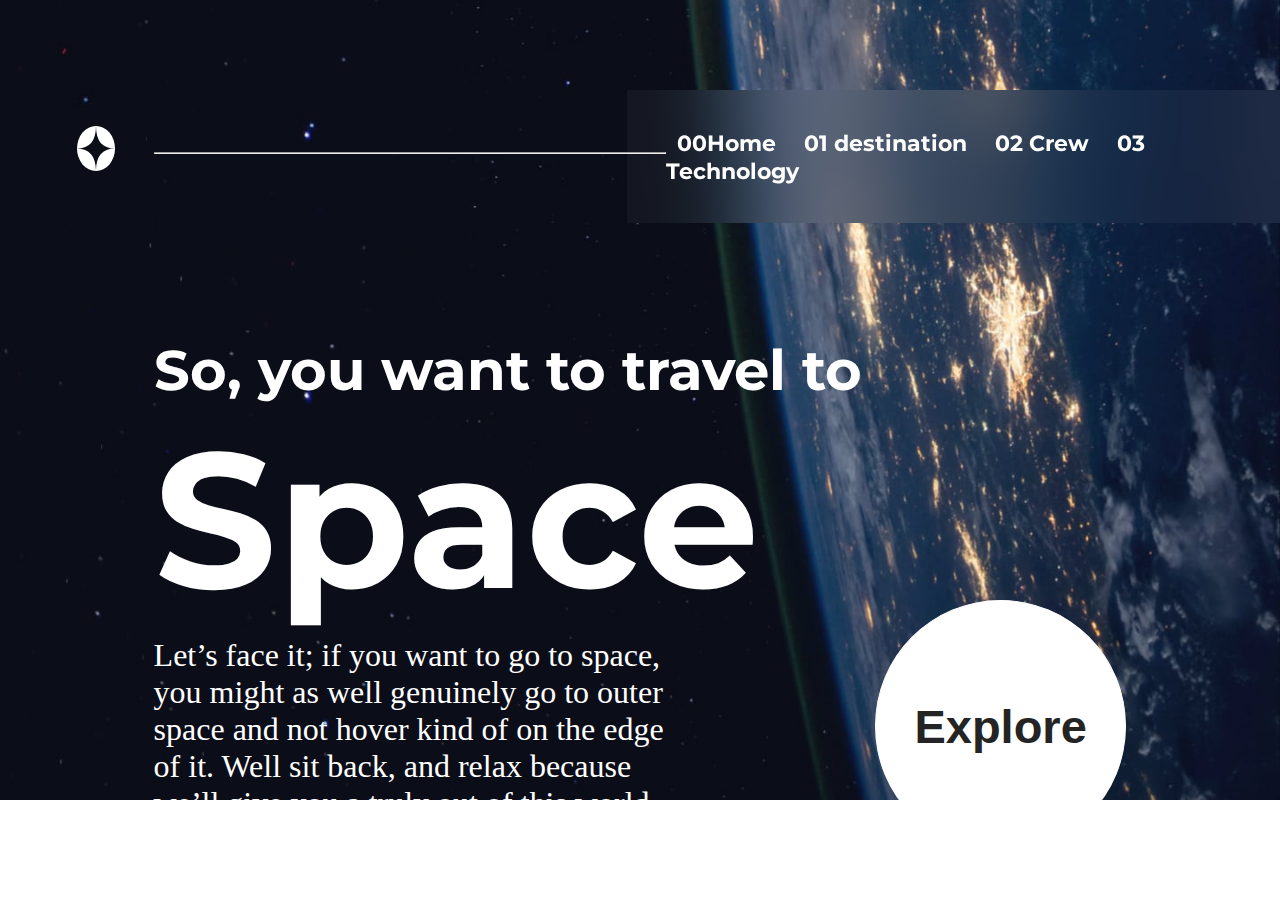
<file: index.html>
<!DOCTYPE html>
<html lang="en">
<head>
  <meta charset="UTF-8">
  <meta name="viewport" content="width=device-width, initial-scale=1.0">
  <link rel="stylesheet" href="css/styles.css">
  <link rel="icon" type="image/png" sizes="32x32" href="./assets/favicon-32x32.png">
  <link href="https://fonts.googleapis.com/css2?family=Montserrat:wght@100&display=swap" rel="stylesheet">
  <title>Frontend Mentor | Space tourism website</title>
</head>
<body>
  <div class="container">
    <div class="hr"> <hr></div>
    <img class="logo" src="./assets/shared/logo.svg" alt="logo">
  <img class="space" srcset="assets/home/background-home-desktop.jpg" alt="space-img"> <!--ასეც იმუშავებს და ./ ასეც-->
      <div class="top-rigt-container">
        <a href="index.html"> <h3 id="home"> 00Home</h3></a>
        <a href="destination-moon.html"><h3 id="destination"> 01 destination</h3></a>
        <a href="crew-specialist.html"><h3 id="crew">02 Crew</h3></a>
        <a href="technology-spaceport.html"><h3 id="technology">03 Technology</h3></a>
       </div>
  <h2 class="travel">So, you want to travel to</h2>
  
  <h1 id="name"> Space</h1>
  <p class="explane">Let’s face it; if you want to go to space, you might as well genuinely go to 
    outer space and not hover kind of on the edge of it. Well sit back, and relax 
    because we’ll give you a truly out of this world experience!</p>
  </div>
  <a href="destination-moon.html"><h2 class="btn">Explore</h2></a>

</body>
</html>
</file>
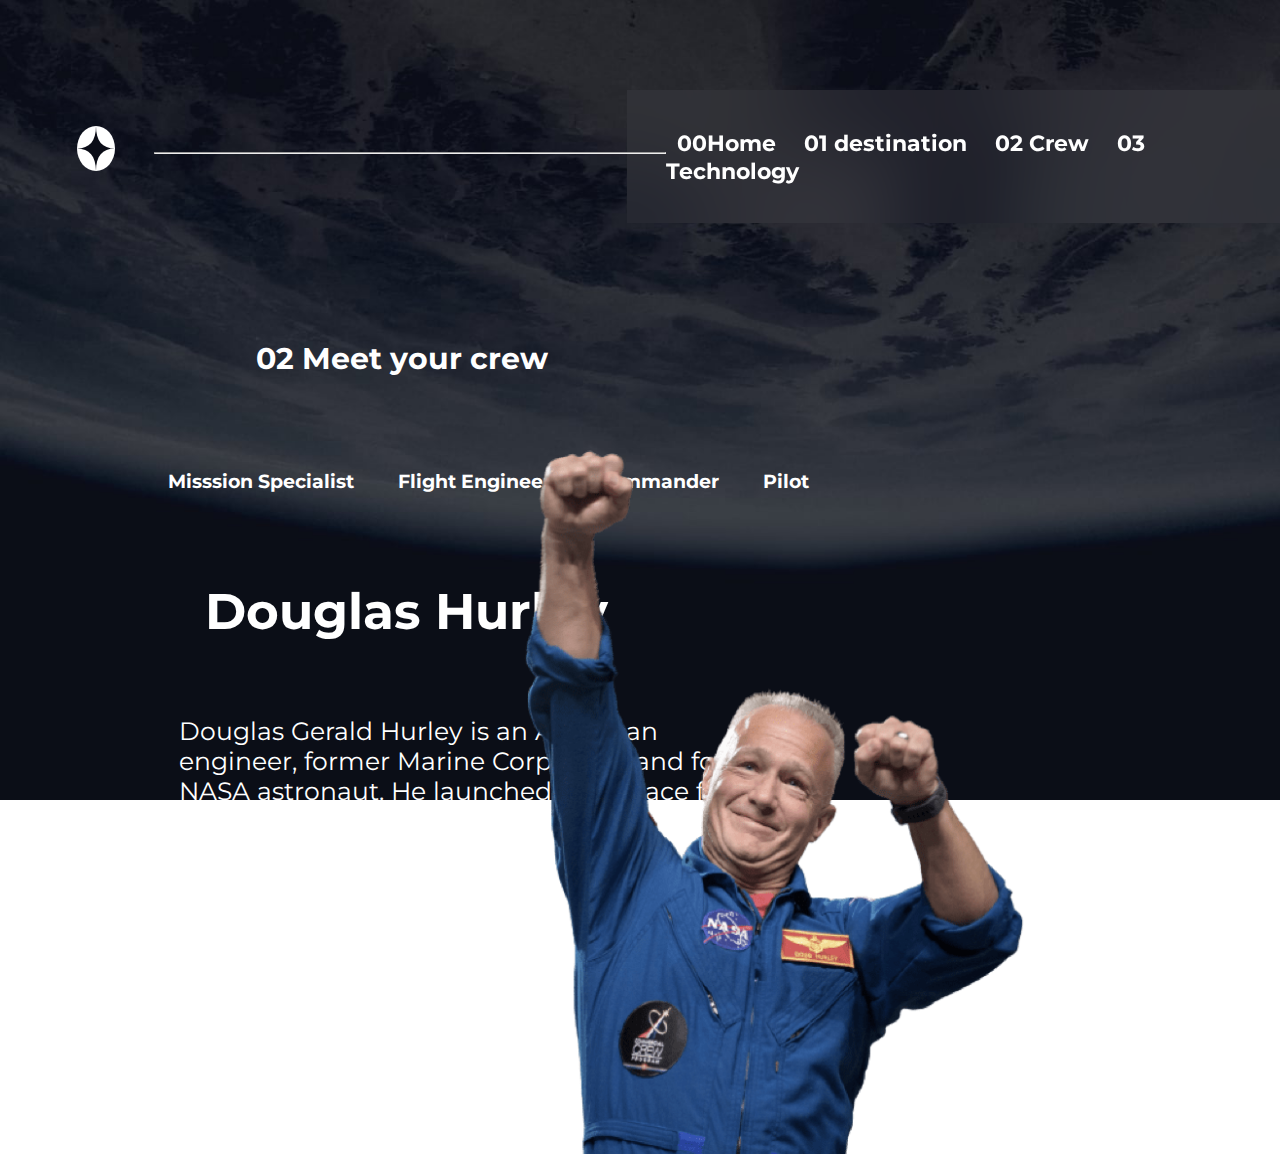
<file: crew-commander.html>
<!DOCTYPE html>
<html lang="en">
<head>
  <meta charset="UTF-8">
  <meta name="viewport" content="width=device-width, initial-scale=1.0">
  <link rel="stylesheet" href="css/styles.css">
  <link rel="icon" type="image/png" sizes="32x32" href="./assets/favicon-32x32.png">
  <link href="https://fonts.googleapis.com/css2?family=Montserrat:wght@100&display=swap" rel="stylesheet">
  <title>Frontend Mentor | Space tourism website</title>
</head>
<body>
  <div class="hr"> <hr></div>
    <img class="logo" src="./assets/shared/logo.svg" alt="logo">
    <img class="mark-image" src="./assets/crew/image-douglas-hurley.png" alt="Douglas's-image">
  <img class="space" srcset="./assets/crew/background-crew-desktop.jpg" alt="space-img"> <!--ასეც იმუშავებს და ./ ასეც-->
      <div class="top-rigt-container">
        <a href="index.html"> <h3 id="home"> 00Home</h3></a>
        <a href="destination-moon.html"><h3 id="destination"> 01 destination</h3></a>
        <a href="crew-specialist.html"><h3 id="crew">02 Crew</h3></a>
        <a href="technology-spaceport.html"><h3 id="technology">03 Technology</h3></a>
       </div>
 <h2 class="meet-crew">02 Meet your crew</h2> 

  <h1 class="mark">Douglas Hurley</h1>
<p class="mark-biography">Douglas Gerald Hurley is an American engineer, former Marine Corps pilot 
  and former NASA astronaut. He launched into space for the third time as 
  commander of Crew Dragon Demo-2.</p>
<div class="crew-container">
 <a href="./crew-specialist.html"><h3 class="miss">Misssion Specialist</h3></a> 
 <a href="./crew-engineer.html"><h3 class="flight">Flight Engineer</h3></a> 
 <a href="./crew-commander.html"><h3 class="comm">Commander</h3></a> 
 <a href="./crew-pilot.html"><h3 class="pilot">Pilot</h3></a>
</div> 
</body>
</html>
</file>
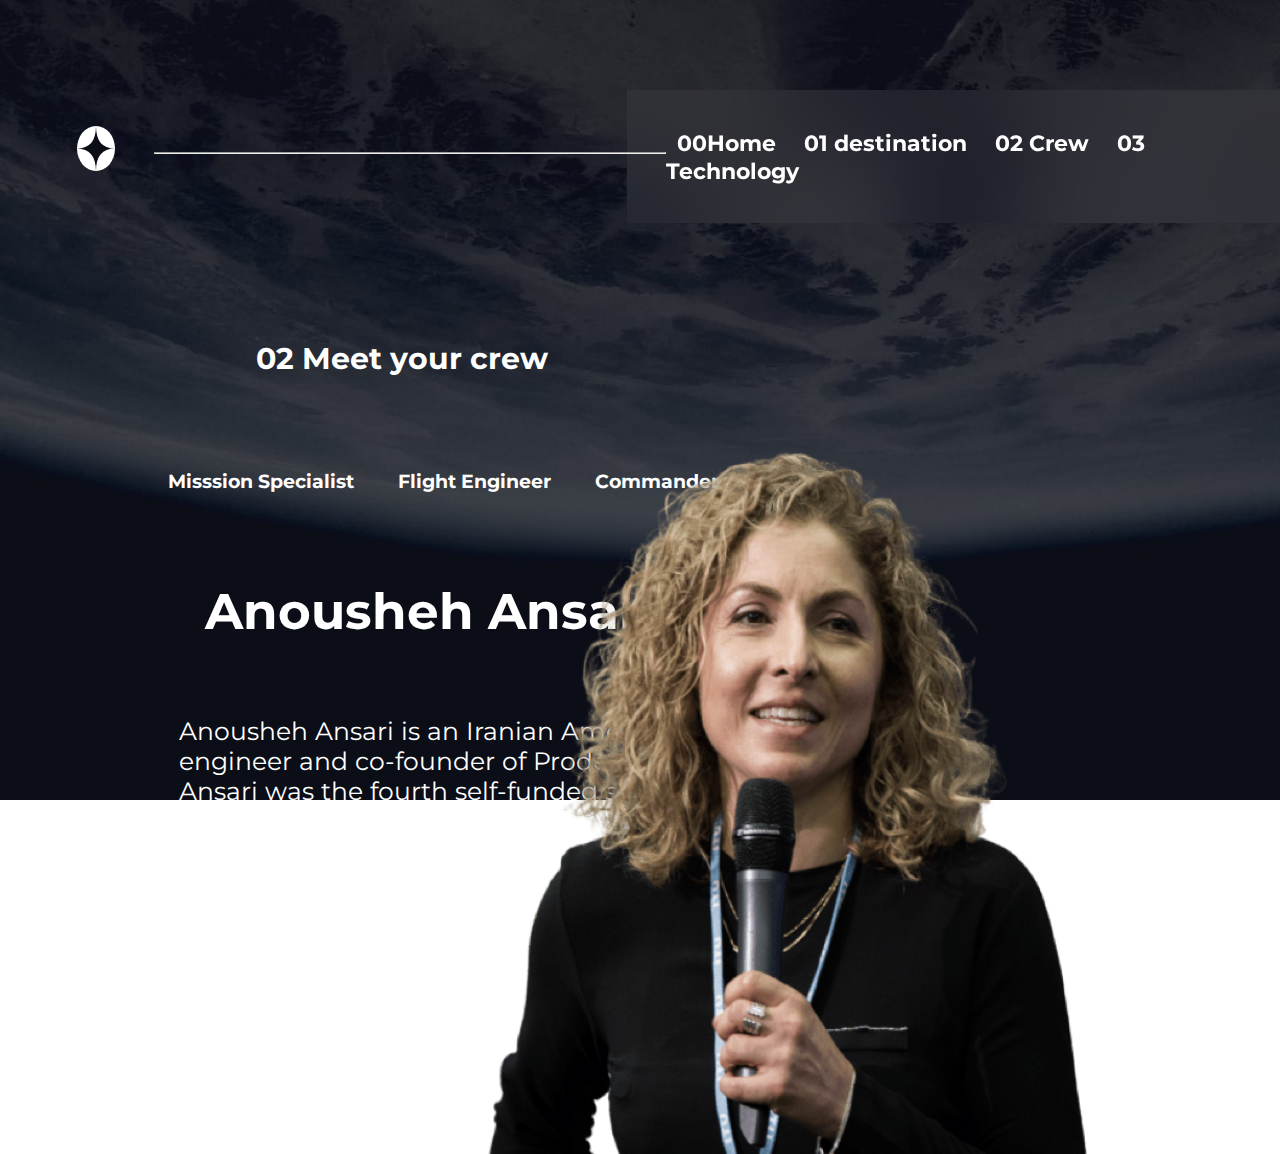
<file: crew-engineer.html>
<!DOCTYPE html>
<html lang="en">
<head>
  <meta charset="UTF-8">
  <meta name="viewport" content="width=device-width, initial-scale=1.0">
  <link rel="stylesheet" href="css/styles.css">
  <link rel="icon" type="image/png" sizes="32x32" href="./assets/favicon-32x32.png">
  <link href="https://fonts.googleapis.com/css2?family=Montserrat:wght@100&display=swap" rel="stylesheet">
  <title>Frontend Mentor | Space tourism website</title>
</head>
<body>
  <div class="hr"> <hr></div>
    <img class="logo" src="./assets/shared/logo.svg" alt="logo">
    <img class="anaush-image" src="./assets/crew/image-anousheh-ansari.png" alt="anaush-image">
  <img class="space" srcset="./assets/crew/background-crew-desktop.jpg" alt="space-img"> <!--ასეც იმუშავებს და ./ ასეც-->
      <div class="top-rigt-container">
        <a href="index.html"> <h3 id="home"> 00Home</h3></a>
        <a href="destination-moon.html"><h3 id="destination"> 01 destination</h3></a>
        <a href="crew-specialist.html"><h3 id="crew">02 Crew</h3></a>
        <a href="technology-spaceport.html"><h3 id="technology">03 Technology</h3></a>
       </div>
 <h2 class="meet-crew">02 Meet your crew</h2> 

  <h1 class="mark"> Anousheh Ansari</h1>
<p class="mark-biography"> Anousheh Ansari is an Iranian American engineer and co-founder of Prodea Systems. 
  Ansari was the fourth self-funded space tourist, the first self-funded woman to 
  fly to the ISS, and the first Iranian in space.</p>
 <div class="crew-container">
 <a href="./crew-specialist.html"><h3 class="miss">Misssion Specialist</h3></a> 
 <a href="./crew-engineer.html"><h3 class="flight">Flight Engineer</h3></a> 
 <a href="./crew-commander.html"><h3 class="comm">Commander</h3></a> 
 <a href="./crew-pilot.html"><h3 class="pilot">Pilot</h3></a>
</div> 
</body>
</html>
</file>
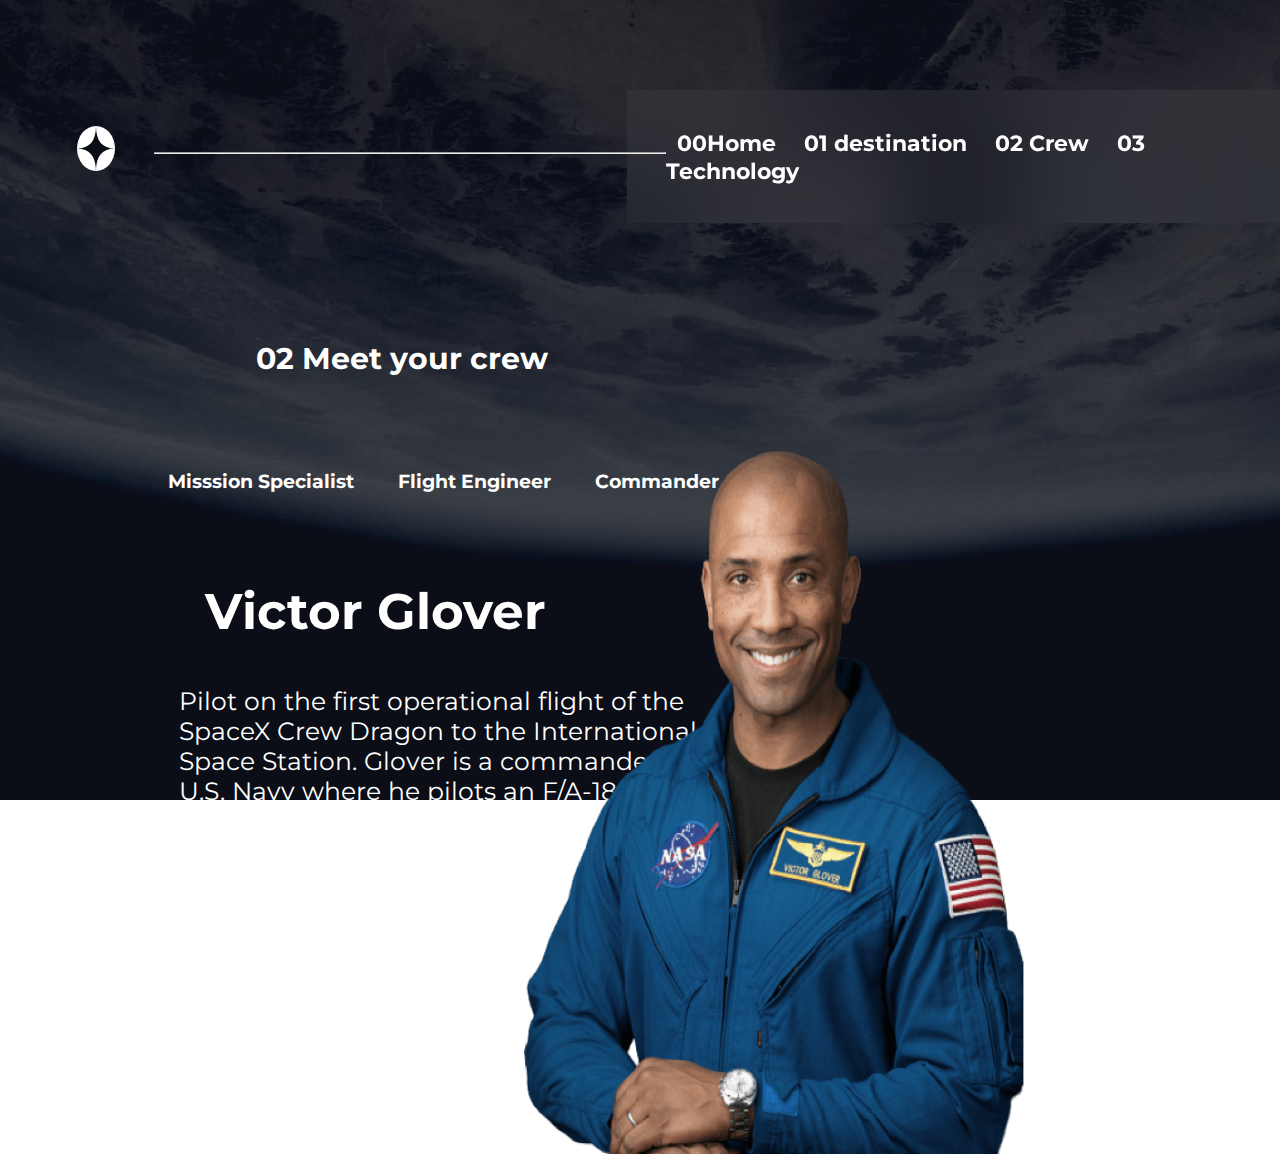
<file: crew-pilot.html>
<!DOCTYPE html>
<html lang="en">
<head>
  <meta charset="UTF-8">
  <meta name="viewport" content="width=device-width, initial-scale=1.0">
  <link rel="stylesheet" href="css/styles.css">
  <link rel="icon" type="image/png" sizes="32x32" href="./assets/favicon-32x32.png">
  <link href="https://fonts.googleapis.com/css2?family=Montserrat:wght@100&display=swap" rel="stylesheet">
  <title>Frontend Mentor | Space tourism website</title>
</head>
<body>
  <div class="hr"> <hr></div>
    <img class="logo" src="./assets/shared/logo.svg" alt="logo">
    <img class="mark-image" src="./assets/crew/image-victor-glover.png" alt="victor-image">
  <img class="space" srcset="./assets/crew/background-crew-desktop.jpg" alt="space-img"> <!--ასეც იმუშავებს და ./ ასეც-->
      <div class="top-rigt-container">
        <a href="index.html"> <h3 id="home"> 00Home</h3></a>
        <a href="destination-moon.html"><h3 id="destination"> 01 destination</h3></a>
        <a href="crew-specialist.html"><h3 id="crew">02 Crew</h3></a>
        <a href="technology-spaceport.html"><h3 id="technology">03 Technology</h3></a>
       </div>
 <h2 class="meet-crew">02 Meet your crew</h2> 

  <h1 class="mark">Victor Glover</h1>
<p class="mark-biography"> Pilot on the first operational flight of the SpaceX Crew Dragon to the 
  International Space Station. Glover is a commander in the U.S. Navy where 
  he pilots an F/A-18.He was a crew member of Expedition 64, and served as a 
  station systems flight engineer. </p>
<div class="crew-container">
 <a href="./crew-specialist.html"><h3 class="miss">Misssion Specialist</h3></a> 
 <a href="./crew-engineer.html"><h3 class="flight">Flight Engineer</h3></a> 
 <a href="./crew-commander.html"><h3 class="comm">Commander</h3></a> 
 <a href="./crew-pilot.html"><h3 class="pilot">Pilot</h3></a>
</div> 
</body>
</html>
</file>
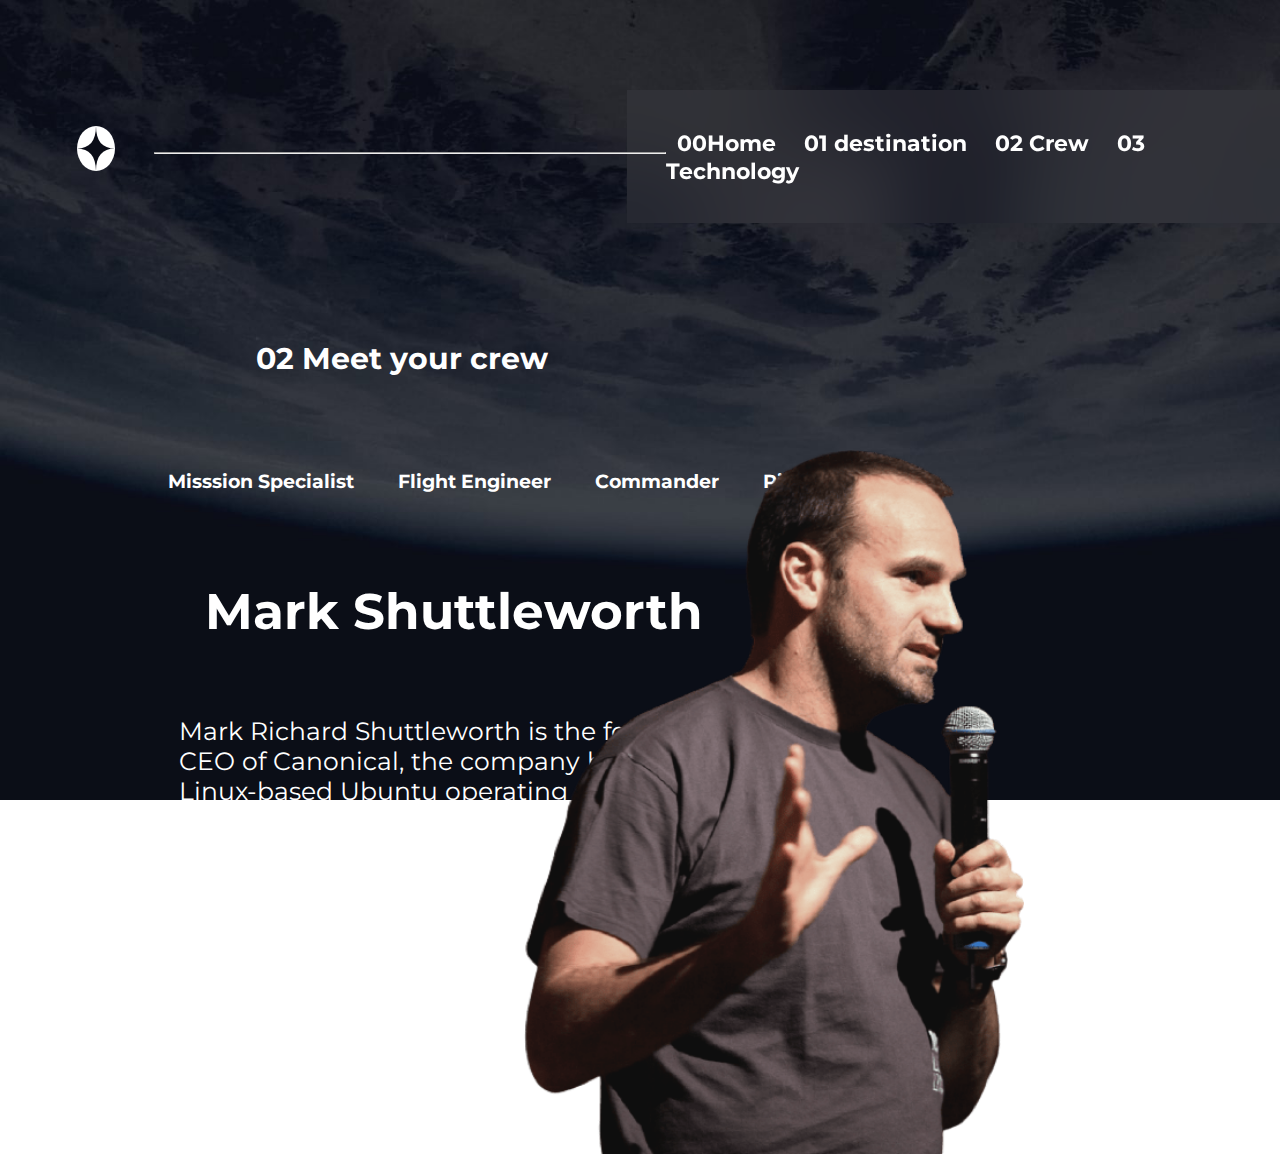
<file: crew-specialist.html>
<!DOCTYPE html>
<html lang="en">
<head>
  <meta charset="UTF-8">
  <meta name="viewport" content="width=device-width, initial-scale=1.0">
  <link rel="stylesheet" href="css/styles.css">
  <link rel="icon" type="image/png" sizes="32x32" href="./assets/favicon-32x32.png">
  <link href="https://fonts.googleapis.com/css2?family=Montserrat:wght@100&display=swap" rel="stylesheet">
  <title>Frontend Mentor | Space tourism website</title>
</head>
<body>
  <div class="hr"> <hr></div>
    <img class="logo" src="./assets/shared/logo.svg" alt="logo">
    <img class="mark-image" src="./assets/crew/image-mark-shuttleworth.png" alt="mark's-image">
  <img class="space" srcset="./assets/crew/background-crew-desktop.jpg" alt="space-img"> <!--ასეც იმუშავებს და ./ ასეც-->
      <div class="top-rigt-container">
        <a href="index.html"> <h3 id="home"> 00Home</h3></a>
        <a href="destination-moon.html"><h3 id="destination"> 01 destination</h3></a>
        <a href="crew-specialist.html"><h3 id="crew">02 Crew</h3></a>
        <a href="technology-spaceport.html"><h3 id="technology">03 Technology</h3></a>
       </div>
 <h2 class="meet-crew">02 Meet your crew</h2> 

  <h1 class="mark">Mark Shuttleworth</h1>
<p class="mark-biography"> Mark Richard Shuttleworth is the founder and CEO of Canonical, the company behind 
  the Linux-based Ubuntu operating system. Shuttleworth became the first South 
  African to travel to space as a space tourist.</p>
<div class="crew-container">
 <a href="./crew-specialist.html"><h3 class="miss">Misssion Specialist</h3></a> 
 <a href="./crew-engineer.html"><h3 class="flight">Flight Engineer</h3></a> 
 <a href="./crew-commander.html"><h3 class="comm">Commander</h3></a> 
 <a href="./crew-pilot.html"><h3 class="pilot">Pilot</h3></a>
</div> 
</body>
</html>
</file>
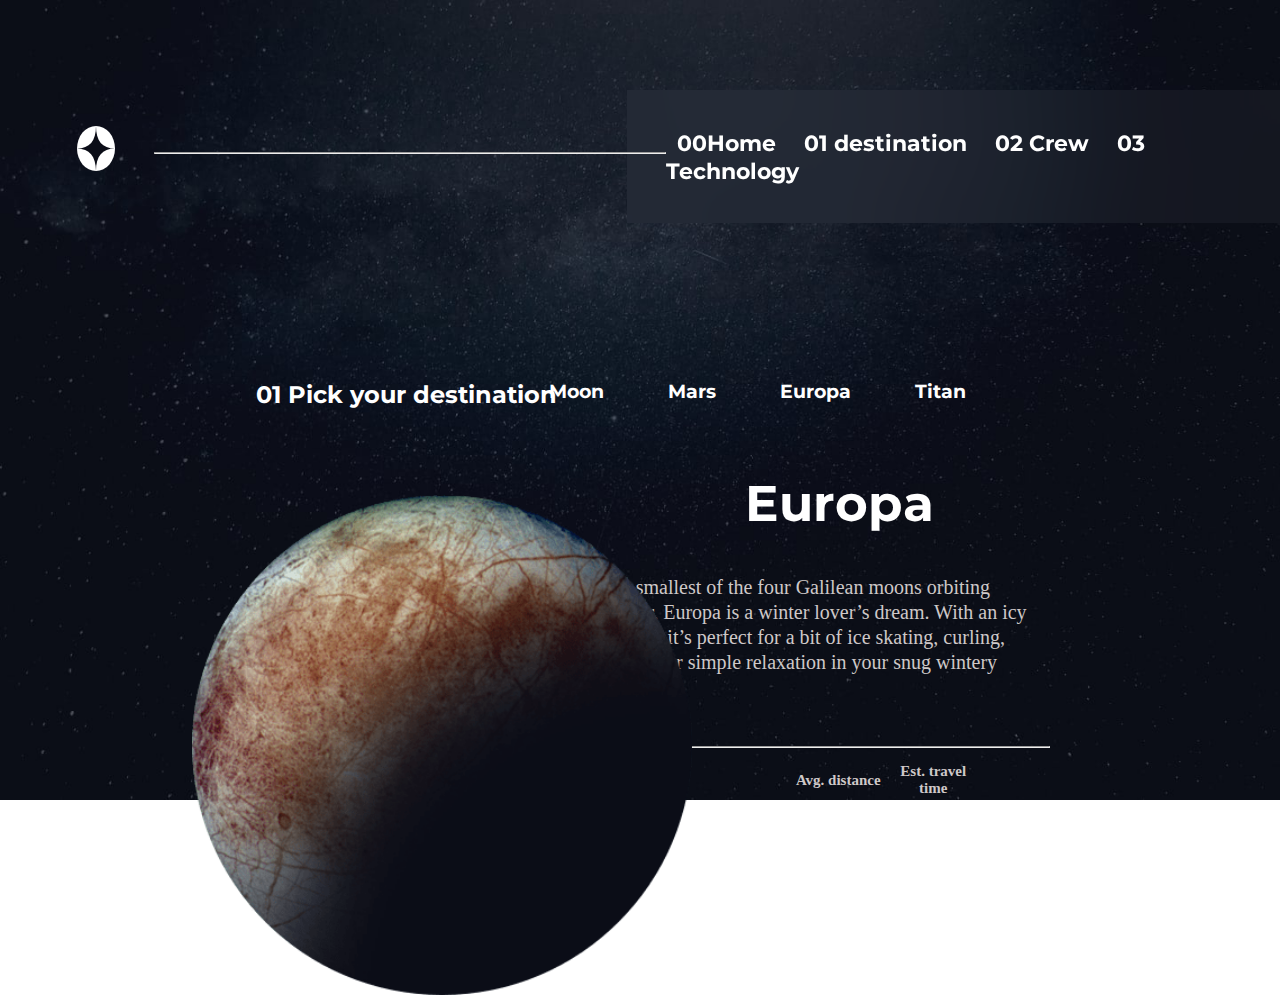
<file: destination-europa.html>
<!DOCTYPE html>
<html lang="en">
<head>
  <meta charset="UTF-8">
  <meta name="viewport" content="width=device-width, initial-scale=1.0">
  <link rel="stylesheet" href="css/styles.css">
  <link rel="icon" type="image/png" sizes="32x32" href="./assets/favicon-32x32.png">
  <link href="https://fonts.googleapis.com/css2?family=Montserrat:wght@100&display=swap" rel="stylesheet">
  <title>Frontend Mentor | Space tourism website</title>
</head>
<body>
  <div class="hr"> <hr></div>
  <img class="logo" src="./assets/shared/logo.svg" alt="logo">
  <img class="space" src="./assets/destination/background-destination-desktop.jpg" alt="space-img">
  <img class="moon-image" src="./assets/destination/image-europa.png" alt="moon-img">
  <div class="top-rigt-container">
    <a href="index.html"> <h3 id="home"> 00Home</h3></a>
    <a href="destination-moon.html"><h3 id="destination"> 01 destination</h3></a>
    <a href="crew-specialist.html"><h3 id="crew">02 Crew</h3></a>
    <a href="technology-spaceport.html"><h3 id="technology">03 Technology</h3></a>
   </div>
 <h2 class="choose-destination"> 01 Pick your destination</h2>
<div class="middle-container">
 <a href="destination-moon.html"><h3 class="moon">Moon</h3></a> 
 <a href="destination-mars.html"><h3 class="mars"> Mars</h3></a> 
 <a href="destination-europa.html"><h3 class="europa">Europa</h3></a>
 <a href="destination-titan.html"><h3 class="titan"> Titan</h3></a>
</div>
<h1 class="name-moon">Europa</h1>
<p class="moon-explain">The smallest of the four Galilean moons orbiting Jupiter, Europa is a 
  winter lover’s dream. With an icy surface, it’s perfect for a bit of 
  ice skating, curling, hockey, or simple relaxation in your snug 
  wintery cabin.</p>
  <div class="moon-hr"><hr ></div>
  <div class="table">
    <table>
      <tr>
        <th class="th"><h4 class="avg">Avg. distance</h4></th>
        <th class="th"><h4 class="est"> Est. travel time</h4></th>
      </tr>
      <tr class="tr">
        <td > <h3 class="distance"> 628 mil. km</h3></td>
        <td > <h3 class="time"> 3 years</h3></td>
      </tr>
    </table>
  </div>
</body>
</html>
</file>
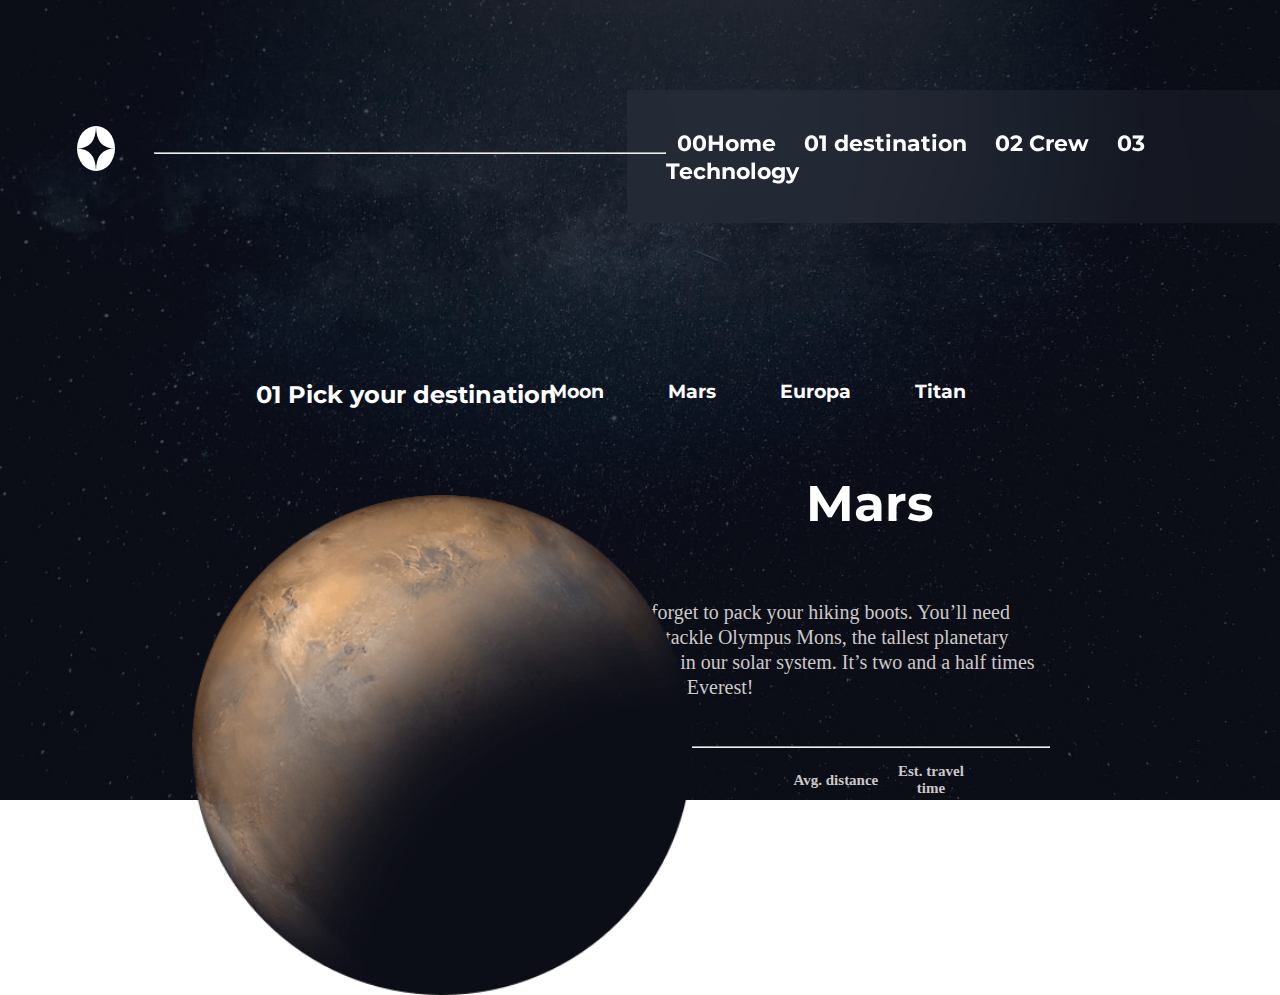
<file: destination-mars.html>
<!DOCTYPE html>
<html lang="en">
<head>
  <meta charset="UTF-8">
  <meta name="viewport" content="width=device-width, initial-scale=1.0">
  <link rel="stylesheet" href="css/styles.css">
  <link rel="icon" type="image/png" sizes="32x32" href="./assets/favicon-32x32.png">
  <link href="https://fonts.googleapis.com/css2?family=Montserrat:wght@100&display=swap" rel="stylesheet">
  <title>Frontend Mentor | Space tourism website</title>
</head>
<body>
  <div class="hr"> <hr></div>
  <img class="logo" src="./assets/shared/logo.svg" alt="logo">
  <img class="space" src="./assets/destination/background-destination-desktop.jpg" alt="space-img">
  <img class="mars-image" src="./assets/destination/image-mars.png" alt="moon-img">
  <div class="top-rigt-container">
    <a href="index.html"> <h3 id="home"> 00Home</h3></a>
    <a href="destination-moon.html"><h3 id="destination"> 01 destination</h3></a>
    <a href="crew-specialist.html"><h3 id="crew">02 Crew</h3></a>
    <a href="technology-spaceport.html"><h3 id="technology">03 Technology</h3></a>
   </div>
 <h2 class="choose-destination"> 01 Pick your destination</h2>
<div class="middle-container">
 <a href="destination-moon.html"><h3 class="moon">Moon</h3></a> 
 <a href="destination-mars.html"><h3 class="mars"> Mars</h3></a> 
 <a href="destination-europa.html"><h3 class="europa">Europa</h3></a>
 <a href="destination-titan.html"><h3 class="titan"> Titan</h3></a>
</div>
<h1 class="name-moon"> Mars</h1>
<p class="moon-explain">Don’t forget to pack your hiking boots. You’ll need them to tackle Olympus Mons, 
  the tallest planetary mountain in our solar system. It’s two and a half times 
  the size of Everest!</p>
  <div class="moon-hr"><hr ></div>
  <div class="table">
    <table>
      <tr>
        <th class="th"><h4 class="avg">Avg. distance</h4></th>
        <th class="th"><h4 class="est"> Est. travel time</h4></th>
      </tr>
      <tr class="tr">
        <td > <h3 class="distance"> 225 mil. km</h3></td>
        <td > <h3 class="time"> 9 months</h3></td>
      </tr>
    </table>
  </div>
</body>
</html>
</file>
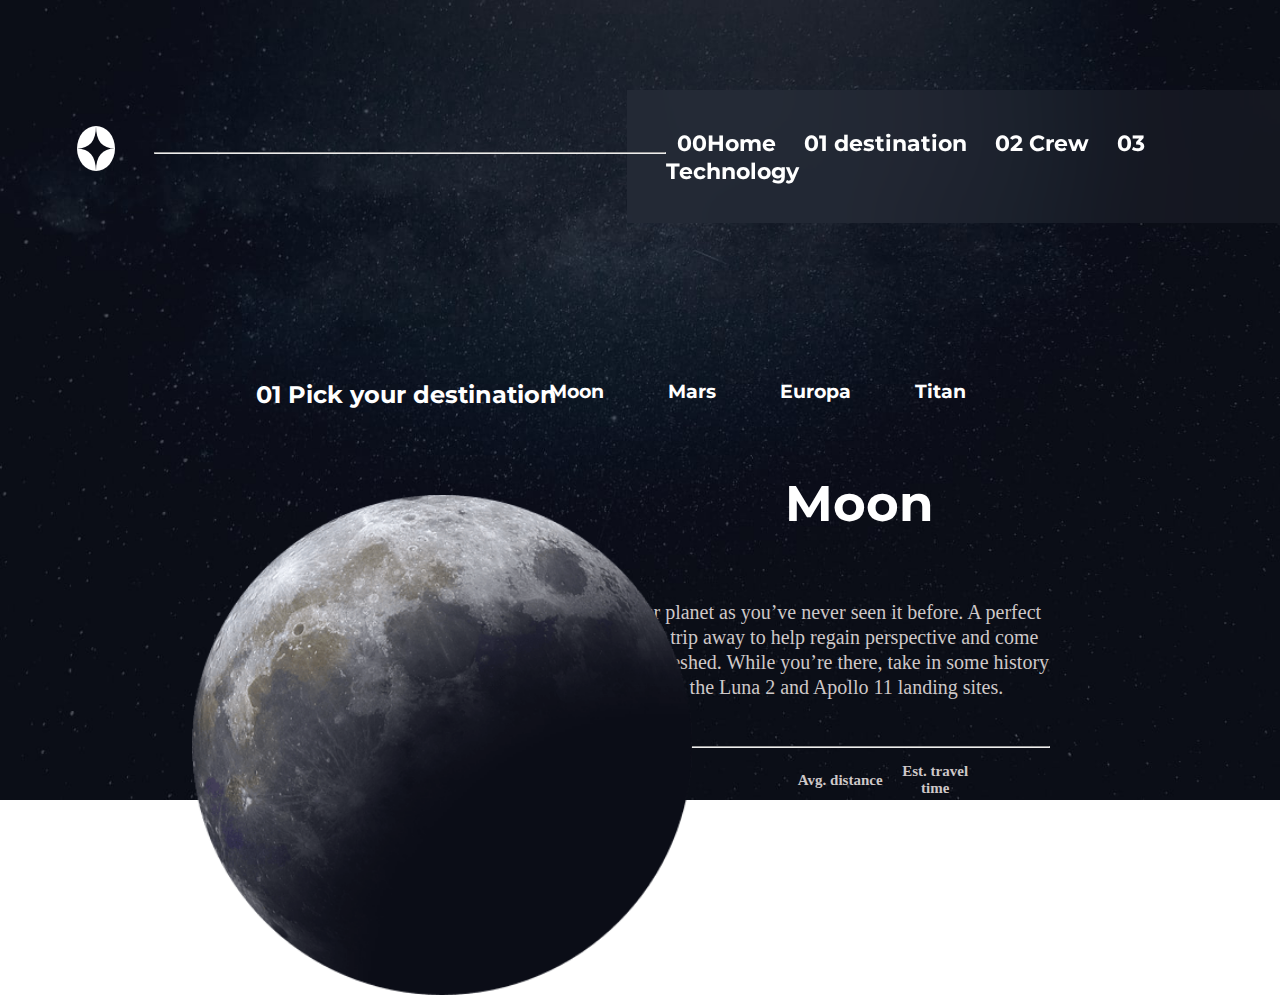
<file: destination-moon.html>
<!DOCTYPE html>
<html lang="en">
<head>
  <meta charset="UTF-8">
  <meta name="viewport" content="width=device-width, initial-scale=1.0">
  <link rel="stylesheet" href="css/styles.css">
  <link rel="icon" type="image/png" sizes="32x32" href="./assets/favicon-32x32.png">
  <link href="https://fonts.googleapis.com/css2?family=Montserrat:wght@100&display=swap" rel="stylesheet">
  <title>Frontend Mentor | Space tourism website</title>
</head>
<body>
  <div class="hr"> <hr></div>
  <img class="logo" src="./assets/shared/logo.svg" alt="logo">
  <img class="space" src="./assets/destination/background-destination-desktop.jpg" alt="space-img">
  <img class="moon-image" src="./assets/destination/image-moon.png" alt="moon-img">
  <div class="top-rigt-container">
    <a href="index.html"> <h3 id="home"> 00Home</h3></a>
    <a href="destination-moon.html"><h3 id="destination"> 01 destination</h3></a>
    <a href="crew-specialist.html"><h3 id="crew">02 Crew</h3></a>
    <a href="technology-spaceport.html"><h3 id="technology">03 Technology</h3></a>
   </div>
 <h2 class="choose-destination"> 01 Pick your destination</h2>
<div class="middle-container">
 <a href="destination-moon.html"><h3 class="moon">Moon</h3></a> 
 <a href="destination-mars.html"><h3 class="mars"> Mars</h3></a> 
 <a href="destination-europa.html"><h3 class="europa">Europa</h3></a>
 <a href="destination-titan.html"><h3 class="titan"> Titan</h3></a>
</div>
<h1 class="name-moon">Moon</h1>
<p class="moon-explain">See our planet as you’ve never seen it before. A perfect relaxing trip away to help 
  regain perspective and come back refreshed. While you’re there, take in some history 
  by visiting the Luna 2 and Apollo 11 landing sites.</p>
  <div class="moon-hr"><hr ></div>
  <div class="table">
    <table>
      <tr>
        <th class="th"><h4 class="avg">Avg. distance</h4></th>
        <th class="th"><h4 class="est"> Est. travel time</h4></th>
      </tr>
      <tr class="tr">
        <td > <h3 class="distance"> 384,400 km</h3></td>
        <td > <h3 class="time"> 3 days</h3></td>
      </tr>
    </table>
  </div>
</body>
</html>
</file>
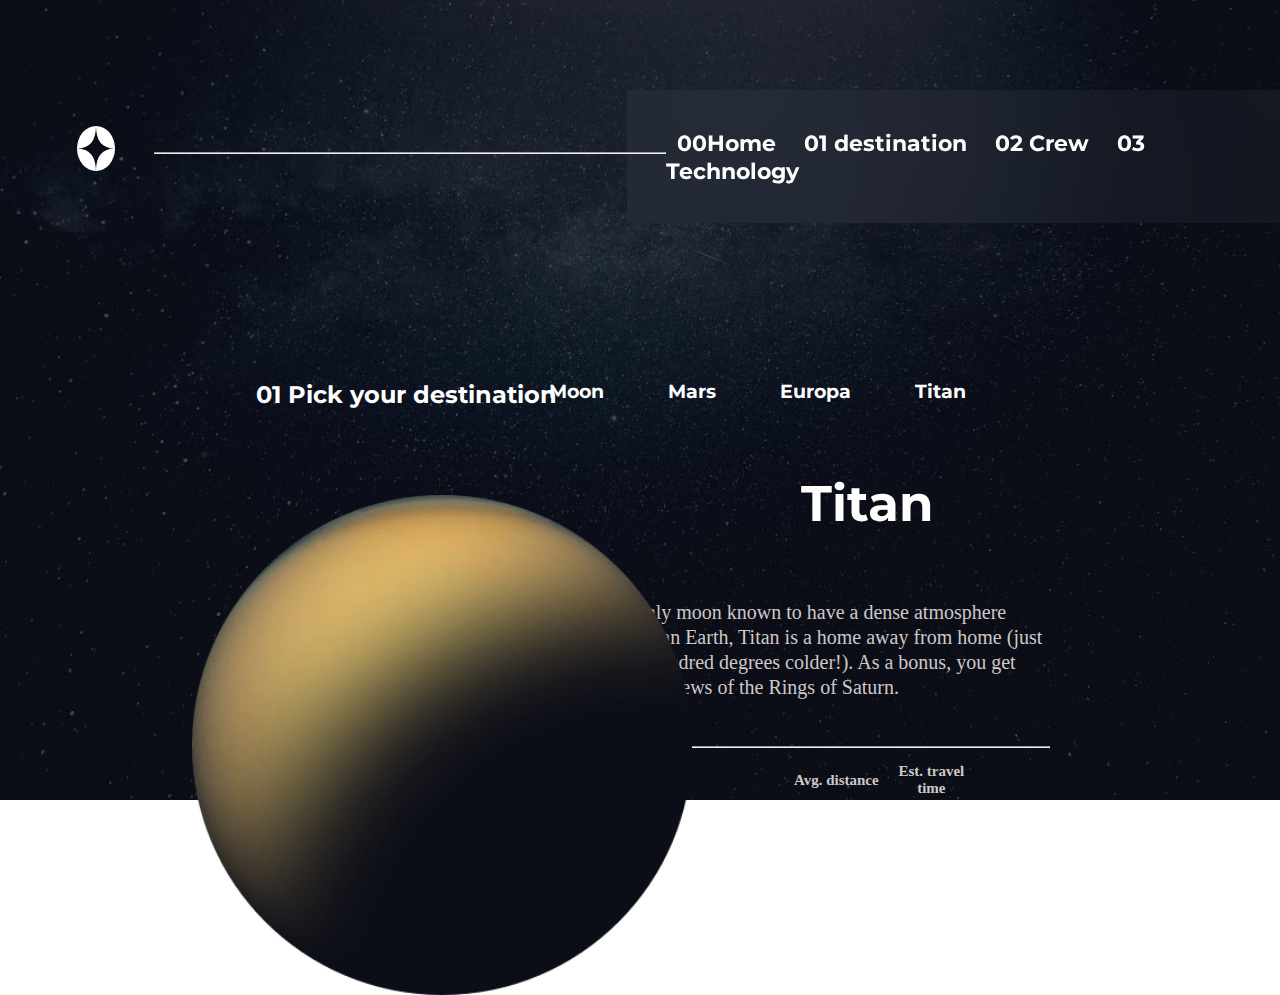
<file: destination-titan.html>
<!DOCTYPE html>
<html lang="en">
<head>
  <meta charset="UTF-8">
  <meta name="viewport" content="width=device-width, initial-scale=1.0">
  <link rel="stylesheet" href="css/styles.css">
  <link rel="icon" type="image/png" sizes="32x32" href="./assets/favicon-32x32.png">
  <link href="https://fonts.googleapis.com/css2?family=Montserrat:wght@100&display=swap" rel="stylesheet">
  <title>Frontend Mentor | Space tourism website</title>
</head>
<body>
  <div class="hr"> <hr></div>
  <img class="logo" src="./assets/shared/logo.svg" alt="logo">
  <img class="space" src="./assets/destination/background-destination-desktop.jpg" alt="space-img">
  <img class="moon-image" src="./assets/destination/image-titan.png" alt="moon-img">
  <div class="top-rigt-container">
    <a href="index.html"> <h3 id="home"> 00Home</h3></a>
    <a href="destination-moon.html"><h3 id="destination"> 01 destination</h3></a>
    <a href="crew-specialist.html"><h3 id="crew">02 Crew</h3></a>
    <a href="technology-spaceport.html"><h3 id="technology">03 Technology</h3></a>
   </div>
 <h2 class="choose-destination"> 01 Pick your destination</h2>
<div class="middle-container">
 <a href="destination-moon.html"><h3 class="moon">Moon</h3></a> 
 <a href="destination-mars.html"><h3 class="mars"> Mars</h3></a> 
 <a href="destination-europa.html"><h3 class="europa">Europa</h3></a>
 <a href="destination-titan.html"><h3 class="titan"> Titan</h3></a>
</div>
<h1 class="name-moon">Titan</h1>
<p class="moon-explain">The only moon known to have a dense atmosphere other than Earth, Titan 
  is a home away from home (just a few hundred degrees colder!). As a 
  bonus, you get striking views of the Rings of Saturn.</p>
  <div class="moon-hr"><hr ></div>
  <div class="table">
    <table>
      <tr>
        <th class="th"><h4 class="avg">Avg. distance</h4></th>
        <th class="th"><h4 class="est"> Est. travel time</h4></th>
      </tr>
      <tr class="tr">
        <td > <h3 class="distance"> 1.6 bil. km</h3></td>
        <td > <h3 class="time"> 7 years</h3></td>
      </tr>
    </table>
  </div>
</body>
</html>
</file>
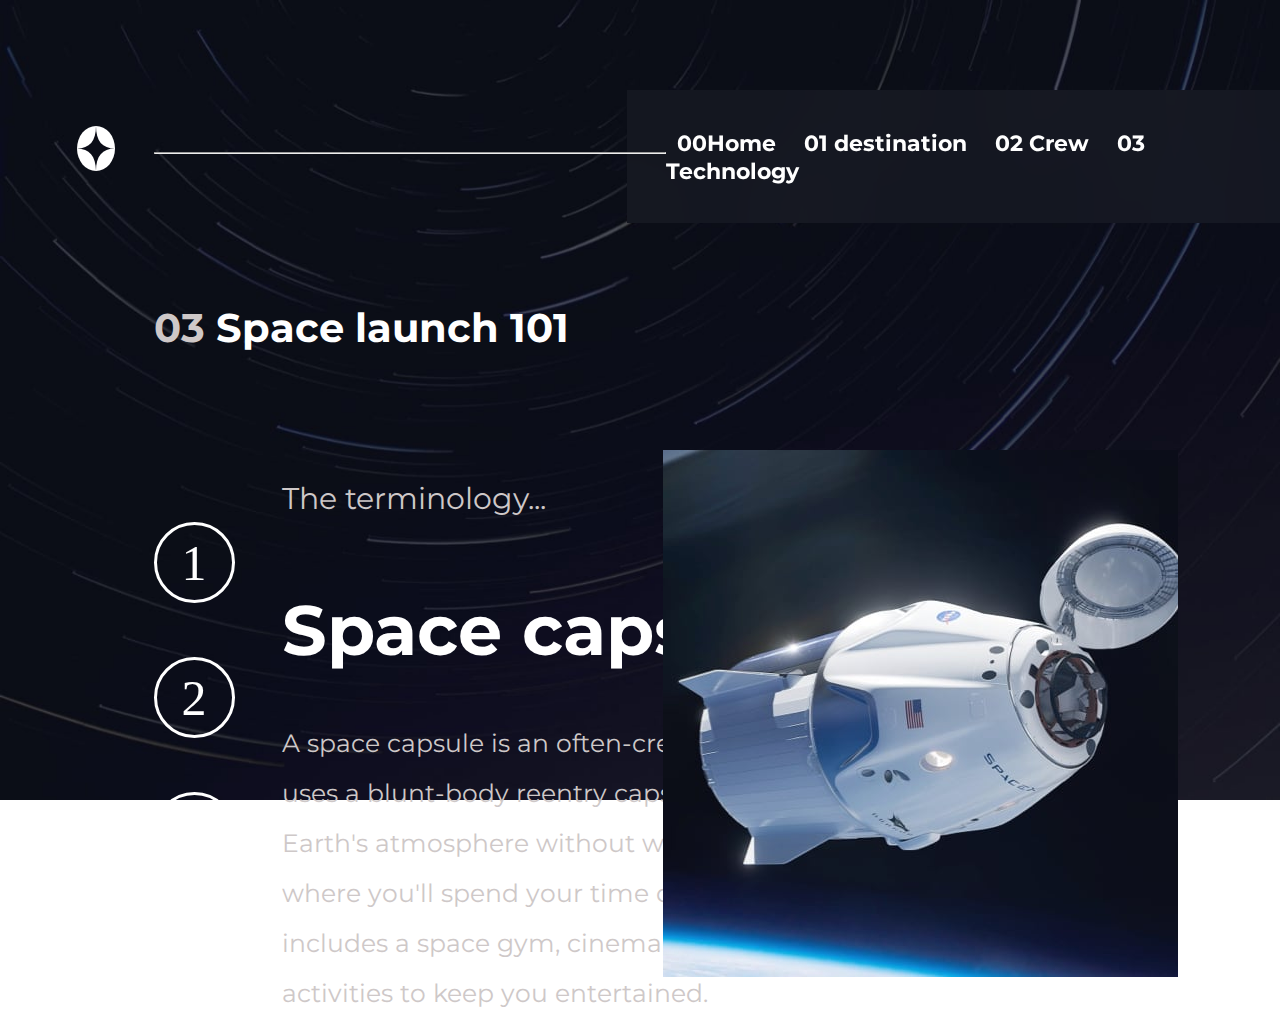
<file: technology-capsule.html>
<!DOCTYPE html>
<html lang="en">
<head>
  <meta charset="UTF-8">
  <meta name="viewport" content="width=device-width, initial-scale=1.0">
 <link rel="stylesheet" href="css/styles.css">
  <link rel="icon" type="image/png" sizes="32x32" href="./assets/favicon-32x32.png">
  <link href="https://fonts.googleapis.com/css2?family=Montserrat:wght@100&display=swap" rel="stylesheet">
  <title>Frontend Mentor | Space tourism website</title>
</head>
<body>
<img class="tech-img" src="./assets/technology/background-technology-desktop.jpg" alt="technology-img">
<img class="cap-img" src="./assets/technology/image-space-capsule-portrait.jpg" alt="cap-img">
<div class="container">
  <div class="hr"> <hr></div>
  <img class="logo" src="./assets/shared/logo.svg" alt="logo">
    <div class="top-rigt-container">
      <a href="index.html"> <h3 id="home"> 00Home</h3></a>
      <a href="destination-moon.html"><h3 id="destination"> 01 destination</h3></a>
      <a href="crew-specialist.html"><h3 id="crew">02 Crew</h3></a>
      <a href="technology-spaceport.html"><h3 id="technology">03 Technology</h3></a>
     </div>
  <h2 id="last"> <span class="number">03</span>  Space launch 101</h2>
 <a href="./technology-spaceport.html"><span class="dot">1</span></a>
 <a href="./technology-vehicle.html"><span class="dot1">2</span></a>
 <a href="./technology-capsule.html"><span class="dot2">3</span></a>
 <p class="term"> The terminology...</p>
  <h1 class="name-tech">Space capsule</h1>

 <p class="veh-exp"> A space capsule is an often-crewed spacecraft that uses a blunt-body reentry 
  capsule to reenter the Earth's atmosphere without wings. Our capsule is where 
  you'll spend your time during the flight. It includes a space gym, cinema, 
  and plenty of other activities to keep you entertained.</p> 
</body>
</html>
</file>
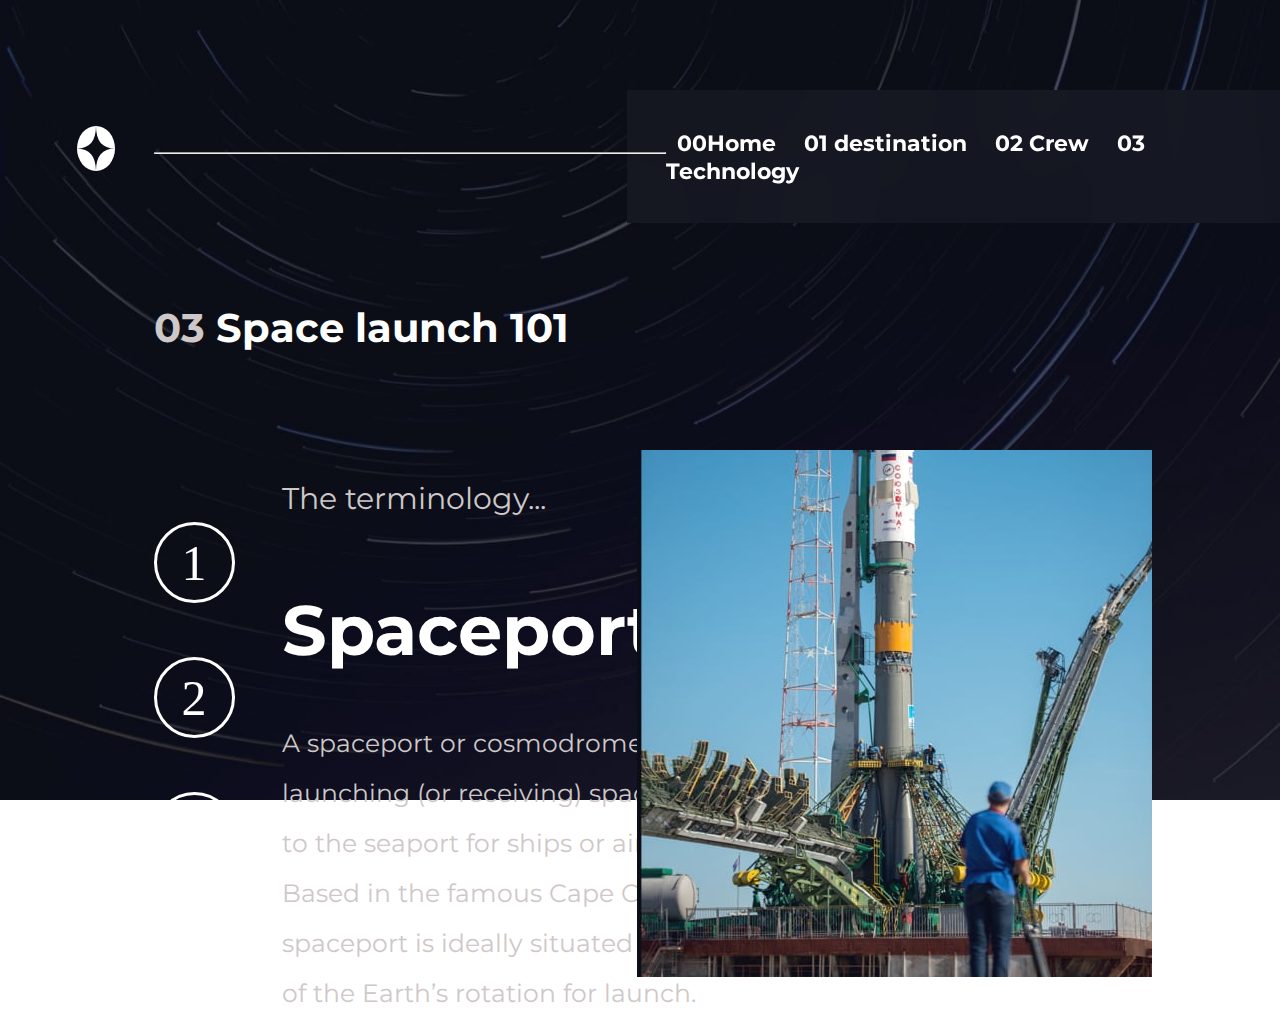
<file: technology-spaceport.html>
<!DOCTYPE html>
<html lang="en">
<head>
  <meta charset="UTF-8">
  <meta name="viewport" content="width=device-width, initial-scale=1.0">
 <link rel="stylesheet" href="css/styles.css">
  <link rel="icon" type="image/png" sizes="32x32" href="./assets/favicon-32x32.png">
  <link href="https://fonts.googleapis.com/css2?family=Montserrat:wght@100&display=swap" rel="stylesheet">
  <title>Frontend Mentor | Space tourism website</title>
</head>
<body>
<img class="tech-img" src="./assets/technology/background-technology-desktop.jpg" alt="technology-img">
<img class="spaceport-img" src="./assets/technology/image-spaceport-portrait.jpg" alt="spaceport-img">
<div class="container">
  <div class="hr"> <hr></div>
  <img class="logo" src="./assets/shared/logo.svg" alt="logo">
    <div class="top-rigt-container">
      <a href="index.html"> <h3 id="home"> 00Home</h3></a>
      <a href="destination-moon.html"><h3 id="destination"> 01 destination</h3></a>
      <a href="crew-specialist.html"><h3 id="crew">02 Crew</h3></a>
      <a href="technology-spaceport.html"><h3 id="technology">03 Technology</h3></a>
     </div>
  <h2 id="last"> <span class="number">03</span>  Space launch 101</h2>
 <a href="./technology-spaceport.html"><span class="dot">1</span></a>
 <a href="./technology-vehicle.html"><span class="dot1">2</span></a>
 <a href="./technology-capsule.html"><span class="dot2">3</span></a>
 <p class="term"> The terminology...</p>
  <h1 class="name-tech">Spaceport</h1>

 <p class="tech-exp">A spaceport or cosmodrome is a site for launching (or receiving) spacecraft, 
  by analogy to the seaport for ships or airport for aircraft. Based in the 
  famous Cape Canaveral, our spaceport is ideally situated to take advantage 
  of the Earth’s rotation for launch.</p> 
</body>
</html>
</file>
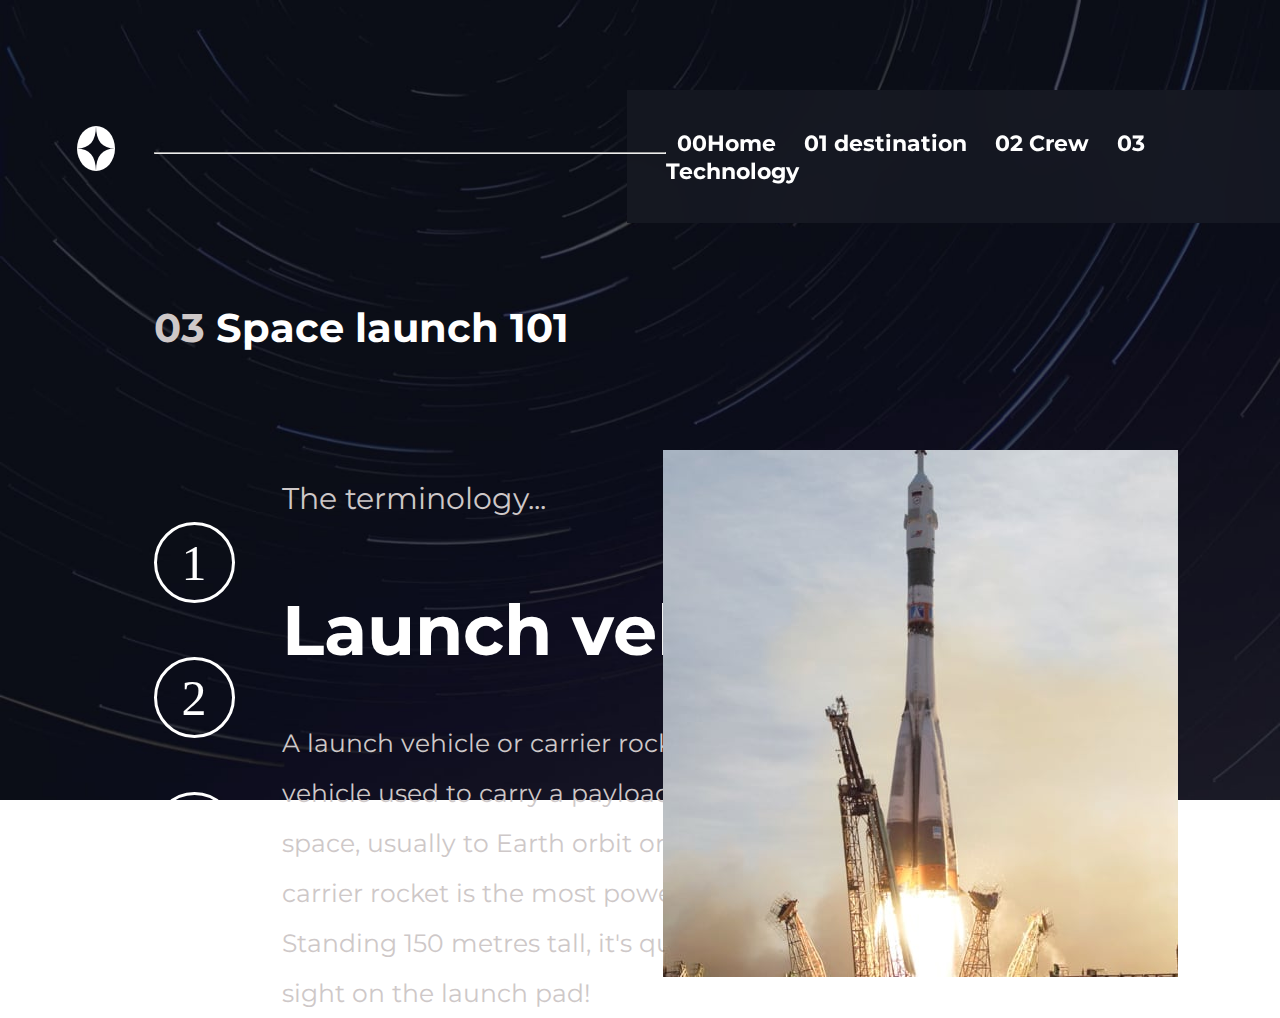
<file: technology-vehicle.html>
<!DOCTYPE html>
<html lang="en">
<head>
  <meta charset="UTF-8">
  <meta name="viewport" content="width=device-width, initial-scale=1.0">
 <link rel="stylesheet" href="css/styles.css">
  <link rel="icon" type="image/png" sizes="32x32" href="./assets/favicon-32x32.png">
  <link href="https://fonts.googleapis.com/css2?family=Montserrat:wght@100&display=swap" rel="stylesheet">
  <title>Frontend Mentor | Space tourism website</title>
</head>
<body>
<img class="tech-img" src="./assets/technology/background-technology-desktop.jpg" alt="technology-img">
<img class="vehicle-img" src="./assets/technology/image-launch-vehicle-portrait.jpg" alt="vehicle-img">
<div class="container">
  <div class="hr"> <hr></div>
  <img class="logo" src="./assets/shared/logo.svg" alt="logo">
    <div class="top-rigt-container">
      <a href="index.html"> <h3 id="home"> 00Home</h3></a>
      <a href="destination-moon.html"><h3 id="destination"> 01 destination</h3></a>
      <a href="crew-specialist.html"><h3 id="crew">02 Crew</h3></a>
      <a href="technology-spaceport.html"><h3 id="technology">03 Technology</h3></a>
     </div>
  <h2 id="last"> <span class="number">03</span>  Space launch 101</h2>
 <a href="./technology-spaceport.html"><span class="dot">1</span></a>
 <a href="./technology-vehicle.html"><span class="dot1">2</span></a>
 <a href="./technology-capsule.html"><span class="dot2">3</span></a>
 <p class="term"> The terminology...</p>
  <h1 class="name-tech">Launch vehicle</h1>

 <p class="veh-exp">A launch vehicle or carrier rocket is a rocket-propelled vehicle used to carry a 
  payload from Earth's surface to space, usually to Earth orbit or beyond. Our 
  WEB-X carrier rocket is the most powerful in operation. Standing 150 metres tall, 
  it's quite an awe-inspiring sight on the launch pad!</p> 
</body>
</html>
</file>
<file: css/styles.css>
body{
  margin: 0;
}
.space{
  width: 100%;
  position: relative;
  text-align: center;
  margin:auto;
}
a{
color: #FFFFFF;
text-decoration: none;
}
.logo{
  position:absolute;
 top: 14%;
 left: 6%;
  z-index: 2;
  width: 3%;
  height: 5%;
}
.hr{
  position: absolute;
  top: 16%;
  left: 12%;
  width: 40%;
  z-index: 1;
  border-style: none;
}

.top-rigt-container{
position: absolute;
text-align: left;
top: 10%;
right: 0%;
width: 45%;
color: #FFFFFF;
display: block;
padding: 3%;
font-size: 120%;
background: rgba(255, 255, 255, 0.04);
backdrop-filter: blur(40.7742px);
}

#home{
  display: inline; /* the default for span */
width: 10%;
height: 20%;
padding: 2%;
font-family: 'Montserrat', sans-serif;
}
#destination{
  display: inline; /* the default for span */
  width: 10%;
  height: 20%;
  padding: 2%;
  font-family: 'Montserrat', sans-serif;
}
#crew{
  display: inline; /* the default for span */
  width: 10%;
  height: 20%;
  padding: 2%;
  font-family: 'Montserrat', sans-serif;
}
#technology{
  display: inline; /* the default for span */
  width: 10%;
  height: 20%;
  padding: 2%;
  font-family: 'Montserrat', sans-serif;
}
#name{
  position: absolute;
  color: #FFFFFF;
  bottom: 15%;
  left: 12%;
  font-size:1200%;
  font-family: 'Montserrat', sans-serif;
}
.explane{
  position: absolute;
  display: block;
  color: #FFFFFF;
  bottom: 1%;
  left: 12%;
  width: 40%;
  font-size: 200% ;
}
.travel{
  position: absolute;
  color: #FFFFFF;
  bottom: 50%;
  left: 12%;
  font-size: 350%;
  font-family: 'Montserrat', sans-serif;
}
.btn {
  position: absolute;
  bottom: 1%;
  right: 12%;
  width: 7%;
  height: 10%;
  display: flex;
  justify-content: center;
  align-items: center;
  border-radius: 50%;
  font-family: Arial;
  color: #242424;
  font-size: 47px;
  background: #ffffff;
  padding: 80px 80px 80px 80px;
  border: solid #ffffff 1px;
  text-decoration: none;
}



/**********************************************************------- destination-mooon-styles------------***********************************************************************************/

.choose-destination{
color: #FFFFFF;
position: absolute;
left: 20%;
top: 40%;
font-family: 'Montserrat', sans-serif;
}
.middle-container{
position: absolute;
text-align: center;
top:40%;
right: 8%;
width: 800px;
color: #cec8c8;
display: block;
padding: 20px;
font-family: 'Montserrat', sans-serif;
}
.moon{
display: inline; /* the default for span */
width: 100px;
height: 200px;
padding: 30px;

}
.mars{
display: inline; /* the default for span */
width: 100px;
height: 200px;
padding: 30px;
}
.europa{
display: inline; /* the default for span */
width: 100px;
height: 200px;
padding: 30px;

}
.titan{
display: inline; /* the default for span */
width: 100px;
height: 200px;
padding: 30px;
}
.name-moon{
position: absolute;
color: #FFFFFF;
bottom: 37%;
right: 27%;
font-size: 50px;
font-family: 'Montserrat', sans-serif;
}
.moon-explain{
color: #cec8c8;
position: absolute;
display: block;
width: 450px;
bottom: 20%;
right: 18%;
line-height: 25px;
font-size: 20px;
}
.moon-hr{
position: absolute;
 bottom: 16%;
 right: 18%;
 width: 450px;
  z-index: 1;
  border-style: none;
}
.table{
position: absolute;
bottom: -5%;
right: 22%;
width: 15%;
text-align: center;
padding: 20px;
}
.th{
font-size: 15px;
color: #cec8c8;
}
.tr{
font-size: 20px;
color: #FFFFFF;
}
.moon-image{
position:absolute;
top: 55%;
left: 15%;
 z-index: 2;
width: 500px;
height: 500px;
}
.mars-image{
  position:absolute;
  top: 55%;
  left: 15%;
   z-index: 2;
  width: 500px;
  height: 500px;
}
/**********************************************************-------crew-styles------------***********************************************************************************/


.meet-crew{
  position: absolute;
  color: #FFFFFF;
  top: 35%;
  left: 20%;
  font-family: 'Montserrat', sans-serif; 
  font-size: 30px;
}

.mark{
  position: absolute;
  color: #FFFFFF;
  left: 16%;
  bottom: 25%;
  font-family: 'Montserrat', sans-serif;
  font-size: 50px;
}
.mark-biography{
  position: absolute;
  color: #ffffff;
  width: 600px;
  left: 14%;
  bottom: 1%;
  font-family: 'Montserrat', sans-serif;
  font-size: 25px;
}
.mark-image{
  position:absolute;
  top: 50%;
  right: 20%;
   z-index: 2;
  width: 500px;
  height: 704px;
}
.crew-container{
position: absolute;
text-align: left;
top:50%;
left: 10%;
width: 1000px;
color: #cec8c8;
display: block;
padding: 20px;
font-family: 'Montserrat', sans-serif;

}
.miss{

display: inline; /* the default for span */
width: 100px;
height: 200px;
padding: 20px; 
}
.flight{
display: inline; /* the default for span */
width: 100px;
height: 200px;
padding: 20px;
}
.comm{
display: inline; /* the default for span */
width: 100px;
height: 200px;
padding: 20px;
}
.pilot{
display: inline; /* the default for span */
width: 100px;
height: 200px;
padding: 20px;
}
.anaush-image{
position:absolute;
  top: 50%;
  right: 15%;
   z-index: 2;
  width: 600px;
  height: 704px;
}
.dot{
position: absolute;
width: 15px;
height: 15px;
bottom: 5%;
left: 5%;
background-color: #FFFFFF;
border-radius: 50%;
}

/*************************************technology-styles*******************************/
.tech-img{
  width: 100%;
  position: relative;
  text-align: center;
  margin: auto;
}
#last{
  position: absolute;
  left: 12%;
  top: 30%;
  color: #FFFFFF;
  z-index: 2;
  font-size: 40px;
  font-family: 'Montserrat', sans-serif;
}
.number{
  color: #cec8c8;
  font-family: 'Montserrat', sans-serif;
}
.dot:hover{
  background-color: white;
  border-style: solid;
  border-color: black;
  color: black;
}
.dot{
  position: absolute;
  color: #FFFFFF;
  height: 75px;
  width: 75px;
  border-radius: 50%;
  background-color: transparent;
  top: 58%;
  left: 12%;
  display: flex;
  align-items: center;
  justify-content: center;
  font-size: 50px;
  border-style: solid;
  border-color: #FFFFFF;
}
.dot1:hover{
  background-color: white;
  border-style: solid;
  border-color: black;
  color: black;
}
.dot1 {
  position: absolute;
  color: #FFFFFF;
  height: 75px;
  width: 75px;
  border-radius: 50%;
  background-color: transparent;
  top: 73%;
  left: 12%;
  display: flex;
  align-items: center;
  justify-content: center;
  font-size: 50px;
  border-style: solid;
  border-color: #FFFFFF;
}
.dot2:hover{
  background-color: white;
  border-style: solid;
  border-color: black;
  color: black;
}
.dot2{
  position: absolute;
  color: #FFFFFF;
  height: 75px;
  width: 75px;
  border-radius: 50%;
  background-color: transparent;
  top: 88%;
  left: 12%;
  display: flex;
  align-items: center;
  justify-content: center;
  font-size: 50px;
  border-style: solid;
  border-color: #FFFFFF;
}
.term{
  font-family: 'Montserrat', sans-serif;
  position: absolute;
  top: 50%;
  left: 22%; 
  color: #cec8c8;
  font-size: 30px;
}
.name-tech{
  position: absolute;
  color: #FFFFFF;
  font-size: 70px;
  top: 60%;
  left: 22%;
  font-family: 'Montserrat', sans-serif;
}
.spaceport-img{
  position: absolute;
  right: 10%;
  top: 50%;
  z-index: 2;
}
.tech-exp{
  position: absolute;
  color: #cec8c8;
  left: 22%;
  top: 77%;
  font-size: 25px;
  width: 600px;
  line-height: 2;
  font-family: 'Montserrat', sans-serif;
}
.vehicle-img{
  position: absolute;
  right: 8%;
  top: 50%;
  z-index: 2;
}
.veh-exp{
  position: absolute;
  color: #cec8c8;
  left: 22%;
  top: 77%;
  font-size: 25px;
  width: 700px;
  line-height: 2;
  font-family: 'Montserrat', sans-serif;
}
.cap-img{
  position: absolute;
  right: 8%;
  top: 50%;
  z-index: 2;
}
</file>
